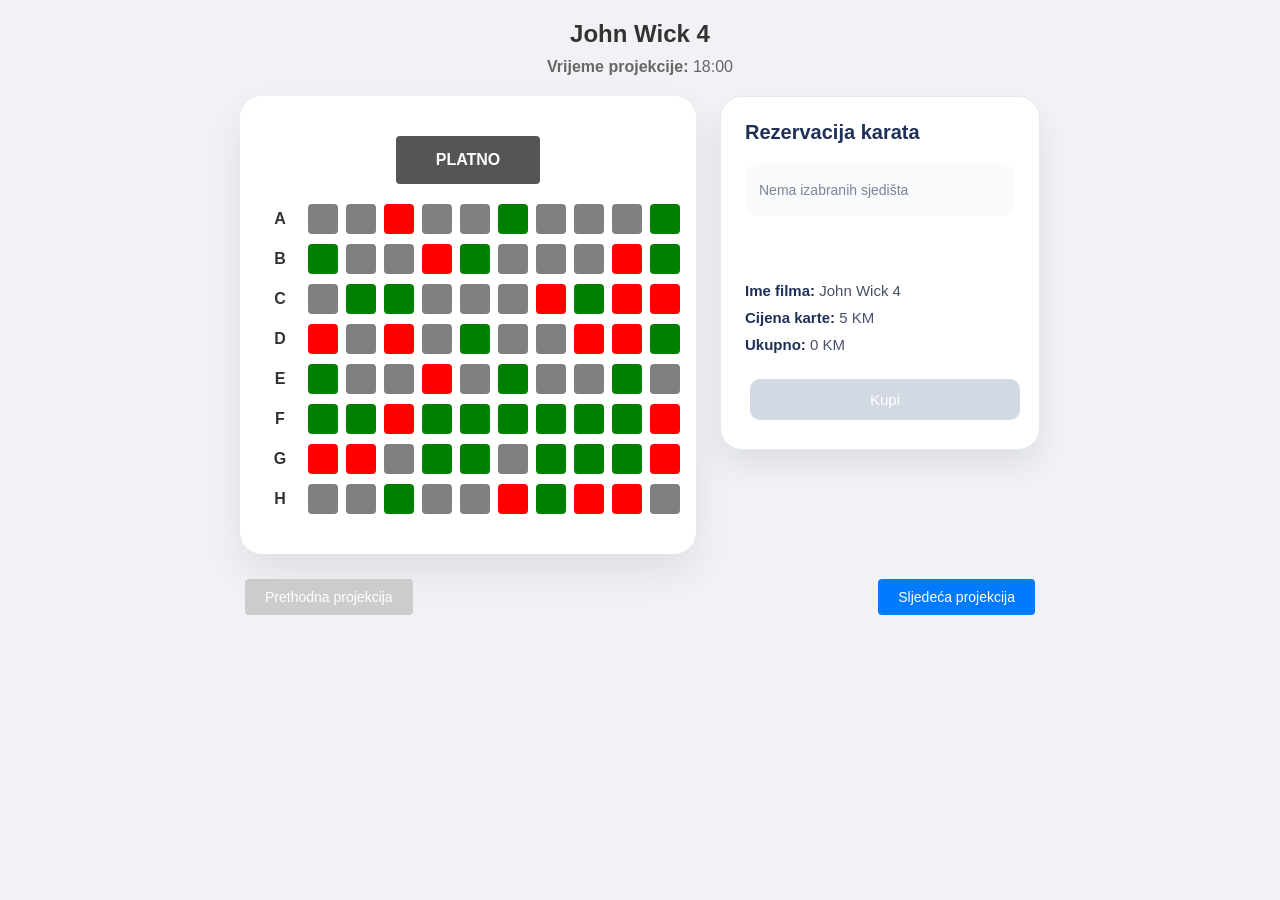
<file: html/sala.html>
<!DOCTYPE html>
<html lang="bs">
<head>
  <meta charset="UTF-8">
  <meta name="viewport" content="width=device-width, initial-scale=1.0">
  <title>Kino Sala</title>
  <link rel="stylesheet" href="../css/sala.css">
</head>
<body>

<div class="page">
  <!-- Dinamički sadržaj će biti iscrtvan ovdje -->
  <div id="sala"></div>
</div>

<script src="../scripts/app.js"></script>
<script src="../scripts/kinoSala.js"></script>

</body>
</html>
</file>
<file: css/sala.css>
body {
  font-family: Arial;
  background: #f0f2f5;
  margin: 0;
  padding: 20px;
}

.page {
  max-width: 800px;
  margin: auto;
}

.info {
  text-align: center;
}

.screen {
  background: #555;
  color: white;
  text-align: center;
  padding: 15px;
  margin: 20px 0;
  font-weight: bold;
}

.hall {
  display: grid;
  gap: 10px;
}

.row {
  display: grid;
  grid-template-columns: 30px repeat(10, 1fr);
  gap: 8px;
  align-items: center;
}

.seat {
  width: 30px;
  height: 30px;
  border-radius: 4px;
}

.free { background: green; }
.taken { background: red; }
.reserved { background: gray; }

/* Dinamički prikaz */
.info-header {
  text-align: center;
  margin-bottom: 20px;
}

.info-header h2 {
  margin: 0 0 10px 0;
  color: #333;
}

.info-header p {
  margin: 5px 0;
  color: #666;
}

.platno-wrapper {
  display: flex;
  justify-content: center;
  margin: 20px 0;
}

.platno {
  background: #555;
  color: white;
  text-align: center;
  padding: 15px 40px;
  font-weight: bold;
  border-radius: 4px;
}

.sjedista-grid {
  display: grid;
  gap: 10px;
  margin: 20px 0;
}

.sala-content {
  display: grid;
  grid-template-columns: minmax(0, 1fr) 320px;
  gap: 24px;
  align-items: start;
}

.sala-layout {
  background: white;
  border-radius: 22px;
  padding: 20px;
  box-shadow: 0 18px 40px rgba(0,0,0,0.08);
}

.rezervacija-panel {
  display: flex;
  justify-content: flex-end;
}

.rezervacija-kartica {
  width: 100%;
  border-radius: 22px;
  padding: 24px;
  background: white;
  border: 1px solid #e6ebf0;
  box-shadow: 0 16px 30px rgba(0,0,0,0.08);
}

.rezervacija-kartica h3 {
  margin-top: 0;
  font-size: 20px;
  color: #1f3057;
}

.rezervacija-lista {
  margin: 18px 0;
  min-height: 100px;
}

.rezervacija-item {
  display: flex;
  align-items: center;
  gap: 10px;
  background: #f5f8fb;
  border-radius: 12px;
  padding: 12px 14px;
  margin-bottom: 10px;
  color: #1f3057;
  font-weight: 600;
}

.rezervacija-prazno {
  color: #7a8698;
  font-size: 14px;
  padding: 18px 14px;
  background: #f9fafb;
  border-radius: 12px;
}

.rezervacija-meta p {
  margin: 10px 0;
  font-size: 15px;
  color: #485068;
}

.rezervacija-meta span {
  font-weight: 700;
  color: #1f3057;
}

.kupi-dugme {
  width: 100%;
  margin-top: 16px;
  padding: 12px 16px;
  background: #007bff;
  color: white;
  border: none;
  border-radius: 10px;
  cursor: pointer;
  font-size: 15px;
  transition: background 0.2s ease;
}

.kupi-dugme:hover:not(:disabled) {
  background: #0056b3;
}

.kupi-dugme:disabled {
  background: #d3d9e3;
  cursor: not-allowed;
}

.navigacija-sala {
  margin-top: 20px;
  display: flex;
  justify-content: space-between;
  flex-wrap: wrap;
}

.red {
  display: grid;
  grid-template-columns: 40px repeat(10, 30px);
  gap: 8px;
  align-items: center;
}

.oznaka-reda {
  text-align: center;
  font-weight: bold;
  color: #333;
}

.sjediste {
  width: 30px;
  height: 30px;
  border-radius: 4px;
  cursor: pointer;
  transition: all 0.2s;
}

.sjediste.slobodno {
  background: green;
}

.sjediste.slobodno:hover {
  background: darkgreen;
  transform: scale(1.1);
}

.sjediste.izabrano {
  background: #ffb400;
  border: 2px solid #ffd95c;
  transform: scale(1.05);
}

.sjediste.zauzeto {
  background: red;
  cursor: not-allowed;
}

.sjediste.rezervisano {
  background: gray;
  cursor: not-allowed;
}

/* Dugmadi */
button {
  padding: 10px 20px;
  margin: 5px;
  background: #007bff;
  color: white;
  border: none;
  border-radius: 4px;
  cursor: pointer;
  font-size: 14px;
  transition: background 0.3s;
}

button:hover {
  background: #0056b3;
}

button:disabled {
  background: #ccc;
  cursor: not-allowed;
}

/* Poruka o rezervaciji */
.poruka-rezervacije {
  position: fixed;
  top: -100px;
  left: 50%;
  transform: translateX(-50%);
  background: #28a745;
  color: white;
  padding: 20px 40px;
  border-radius: 8px;
  box-shadow: 0 4px 12px rgba(0, 0, 0, 0.3);
  transition: top 0.3s ease;
  z-index: 1000;
  max-width: 90%;
}

.poruka-rezervacije.prikaži {
  top: 20px;
}

.poruka-sadrzaj h3 {
  margin: 0 0 10px 0;
  font-size: 18px;
}

.poruka-sadrzaj p {
  margin: 5px 0;
  font-size: 14px;
}

/* responsive */
@media (max-width: 900px) {
  .sala-content {
    grid-template-columns: 1fr;
  }

  .rezervacija-panel {
    justify-content: center;
  }
}

@media (max-width: 600px) {
  .seat {
    width: 20px;
    height: 20px;
  }
  
  .sjediste {
    width: 20px;
    height: 20px;
  }
  
  .red {
    grid-template-columns: 30px repeat(10, 20px);
  }
}
</file>
